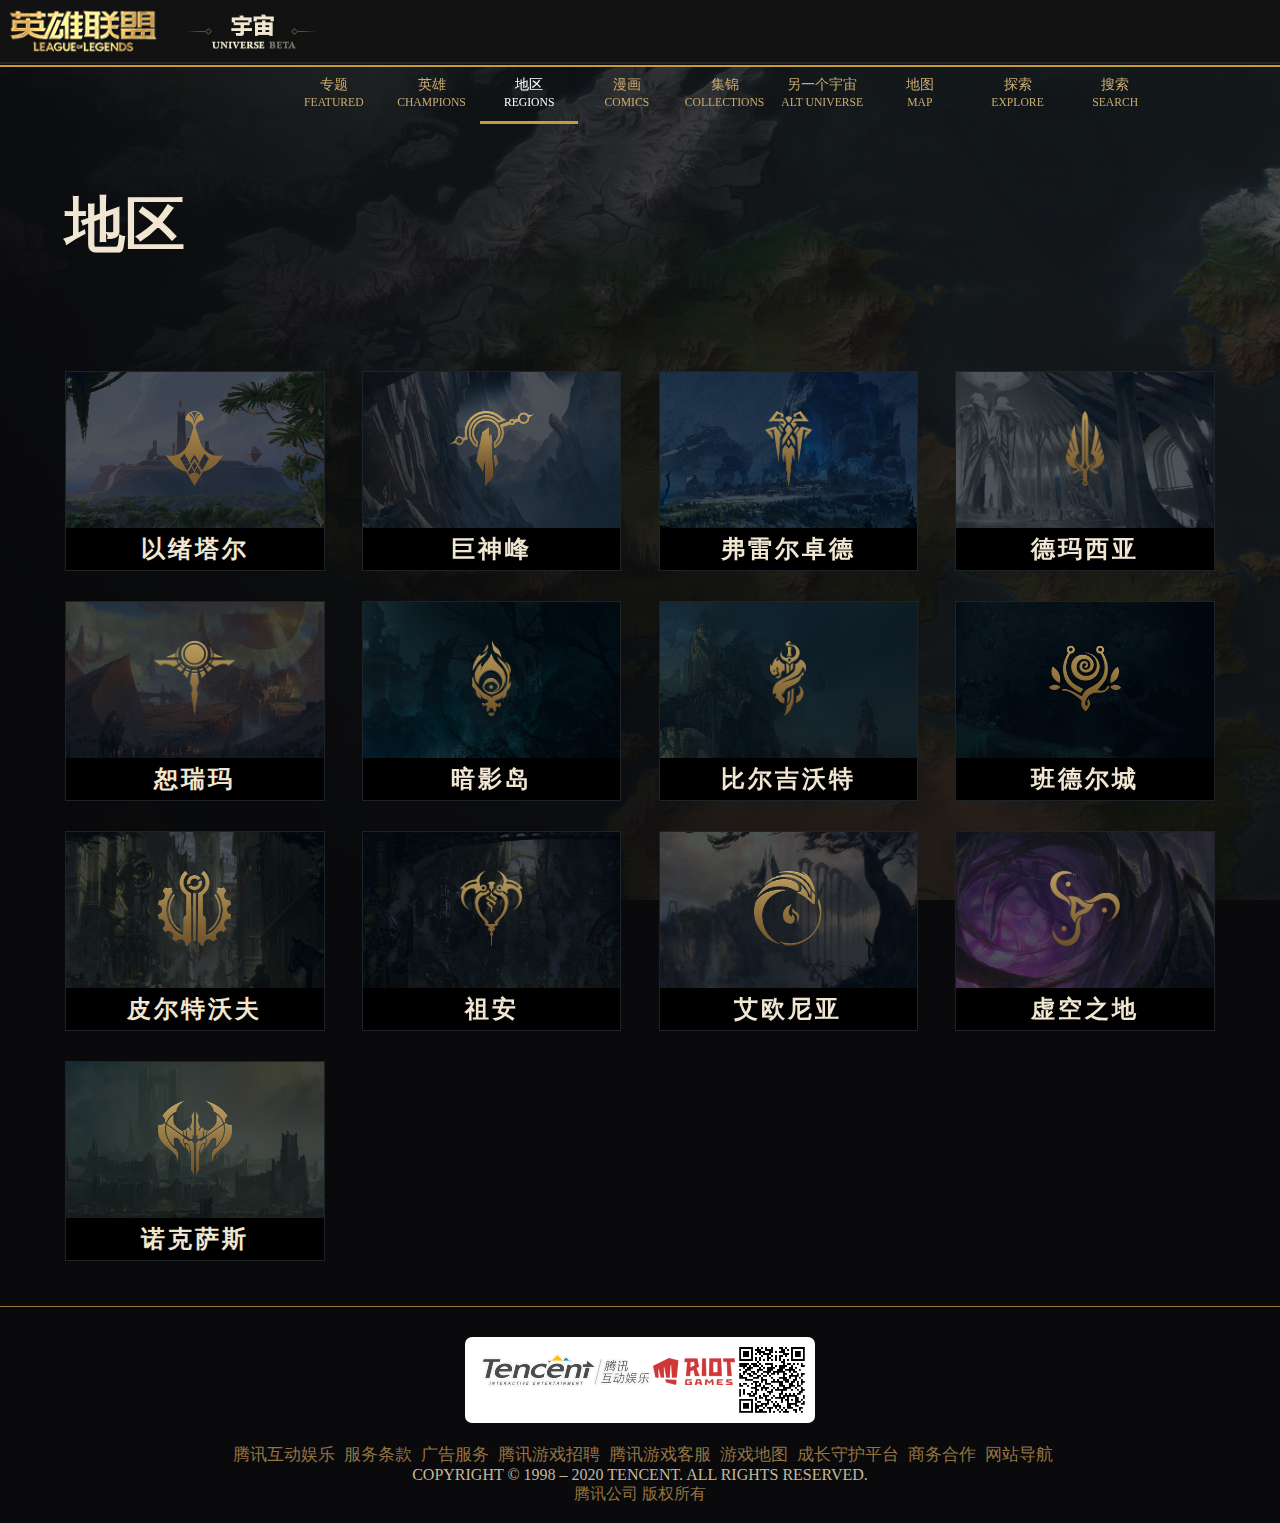
<file: universe-address.html>
<!DOCTYPE html>
<html lang="en">

<head>
    <meta charset="UTF-8">
    <meta http-equiv="X-UA-Compatible" content="IE=edge">
    <meta name="viewport" content="width=device-width, initial-scale=1.0">
    <title>地区 - 《英雄联盟宇宙》</title>

    <link rel="stylesheet" href="./css/universe-address.css">
    <link rel="stylesheet" href="./css/universe-common.css">

    <link rel="icon" href="./ico/icon-lol.ico" type="image/x-icon">
    <meta name="description" content="英雄联盟地图,英雄联盟地区,LOL背景故事地区">
    <!-- description 用于对网站的搜索关键词-->
    <meta name="keywords" content="英雄联盟地区,英雄联盟全地区,LOL全地区,LOL地区">
    <!-- keywords是页面关键词，是搜索引擎关注点之一 -->
</head>

<body>
    <div class="head-common">
        <div class="index-logo">
            <a href="./index.html">
                <img src="./img/logo.png" alt="英雄联盟首页">
            </a>
        </div>
        <div class="head-common-mid">
            <div class="head-logo">
                <img src="./img2/logo.jpg" alt="英雄联盟宇宙">
            </div>

            <div class="head-list-box">
                <a href="./universe.html" target="_blank" class="head-list-contents">
                    专题
                    <br>
                    <small>FEATURED</small>
                </a>

                <a href="./universe-role.html" class="head-list-contents">
                    英雄
                    <br>
                    <small>CHAMPIONS</small>
                </a>

                <a href="./universe-address.html" class="head-list-contents selected">
                    地区
                    <br>
                    <small>REGIONS</small>
                </a>

                <a href="#" class="head-list-contents">
                    漫画
                    <br>
                    <small>COMICS</small>
                </a>

                <a href="#" class="head-list-contents" id="hover1-on">
                    集锦
                    <br>
                    <small>COLLECTIONS</small>
                </a>

                <a href="#" class="head-list-contents" id="hover2-on">
                    另一个宇宙
                    <br>
                    <small>ALT UNIVERSE</small>
                </a>

                <a href="#" class="head-list-contents">
                    地图
                    <br>
                    <small>MAP</small>
                </a>

                <a href="#" class="head-list-contents">
                    探索
                    <br>
                    <small>EXPLORE</small>
                </a>

                <a href="#" class="head-list-contents" id="search">
                    搜索
                    <br>
                    <small>SEARCH</small>
                </a>
            </div>
        </div>
    </div>
    <div class="head-hover1" id="head-hover1-box">
        <div class="head-hover1-mid" id="head-hover1-mid">
            <a href="#">暗裔</a>
            <a href="#">瓦斯塔亚</a>
        </div>
    </div>
    <div class="head-hover1" id="head-hover2-box">
        <div class="head-hover2-mid" id="head-hover2-mid">
            <a href="./universe-star.html" target="_blank">星之守护者</a>
            <a href="#">奥德赛</a>
            <a href="#">K/DA</a>
        </div>
    </div>
    <div class="head-hover2" id="head-hover3-box">
        <div class="head-hover2-box">
            <div class="search-box">
                <img src="./img2/search.png" alt="">
                <input type="text" placeholder="搜索地区和英雄">
            </div>

            <div class="search-close" id="search-close">
                <span class="seaech-close-left"></span>
                <span class="seaech-close-right"></span>
            </div>
        </div>
    </div>

    <div class="big-bg"></div>
    <div class="box">
        <div class="h1">
            <h1>地区</h1>
        </div>

        <div class="contents">
            <a href="#" class="contents-list">
                <div class="bg"></div>
                <div class="cover"></div>
                <img src="./universe-address-img/address1-icon.png" class="img">
                <h3>以绪塔尔</h3>
            </a>

            <a href="#" class="contents-list">
                <div class="bg"></div>
                <div class="cover"></div>
                <img src="./universe-address-img/address1-icon.png" class="img">
                <h3>巨神峰</h3>
            </a>

            <a href="#" class="contents-list">
                <div class="bg"></div>
                <div class="cover"></div>
                <img src="./universe-address-img/address1-icon.png" class="img">
                <h3>弗雷尔卓德</h3>
            </a>

            <a href="#" class="contents-list">
                <div class="bg"></div>
                <div class="cover"></div>
                <img src="./universe-address-img/address1-icon.png" class="img">
                <h3>德玛西亚</h3>
            </a>

            <a href="#" class="contents-list">
                <div class="bg"></div>
                <div class="cover"></div>
                <img src="./universe-address-img/address1-icon.png" class="img">
                <h3>恕瑞玛</h3>
            </a>

            <a href="#" class="contents-list">
                <div class="bg"></div>
                <div class="cover"></div>
                <img src="./universe-address-img/address1-icon.png" class="img">
                <h3>暗影岛</h3>
            </a>

            <a href="#" class="contents-list">
                <div class="bg"></div>
                <div class="cover"></div>
                <img src="./universe-address-img/address1-icon.png" class="img">
                <h3>比尔吉沃特</h3>
            </a>

            <a href="#" class="contents-list">
                <div class="bg"></div>
                <div class="cover"></div>
                <img src="./universe-address-img/address1-icon.png" class="img">
                <h3>班德尔城</h3>
            </a>

            <a href="#" class="contents-list">
                <div class="bg"></div>
                <div class="cover"></div>
                <img src="./universe-address-img/address1-icon.png" class="img">
                <h3>皮尔特沃夫</h3>
            </a>

            <a href="#" class="contents-list">
                <div class="bg"></div>
                <div class="cover"></div>
                <img src="./universe-address-img/address1-icon.png" class="img">
                <h3>祖安</h3>
            </a>

            <a href="#" class="contents-list">
                <div class="bg"></div>
                <div class="cover"></div>
                <img src="./universe-address-img/address1-icon.png" class="img">
                <h3>艾欧尼亚</h3>
            </a>

            <a href="#" class="contents-list">
                <div class="bg"></div>
                <div class="cover"></div>
                <img src="./universe-address-img/address1-icon.png" class="img">
                <h3>虚空之地</h3>
            </a>

            <a href="#" class="contents-list">
                <div class="bg"></div>
                <div class="cover"></div>
                <img src="./universe-address-img/address1-icon.png" class="img">
                <h3>诺克萨斯</h3>
            </a>


        </div>
    </div>




    <div class="foot">
        <div class="foot-box">
            <div class="foot-img">
                <a href="#">
                    <img src="./img2/button-img.png" alt="">
                </a>
            </div>

            <div class="foot-text">
                <p>
                    <a href="#">腾讯互动娱乐</a>
                    <a href="#">服务条款</a>
                    <a href="#">广告服务</a>
                    <a href="#">腾讯游戏招聘</a>
                    <a href="#">腾讯游戏客服</a>
                    <a href="#">游戏地图</a>
                    <a href="#">成长守护平台</a>
                    <a href="#">商务合作</a>
                    <a href="#">网站导航</a>
                </p>
                <p>COPYRIGHT © 1998 – 2020 TENCENT. ALL RIGHTS RESERVED.</p>
                <p><a href="#">腾讯公司&nbsp;版权所有</a></p>
            </div>
        </div>
    </div>
</body>

<script src="./js/universe-common.js"></script>
<script src="./js/universe-address.js"></script>

</html>
</file>
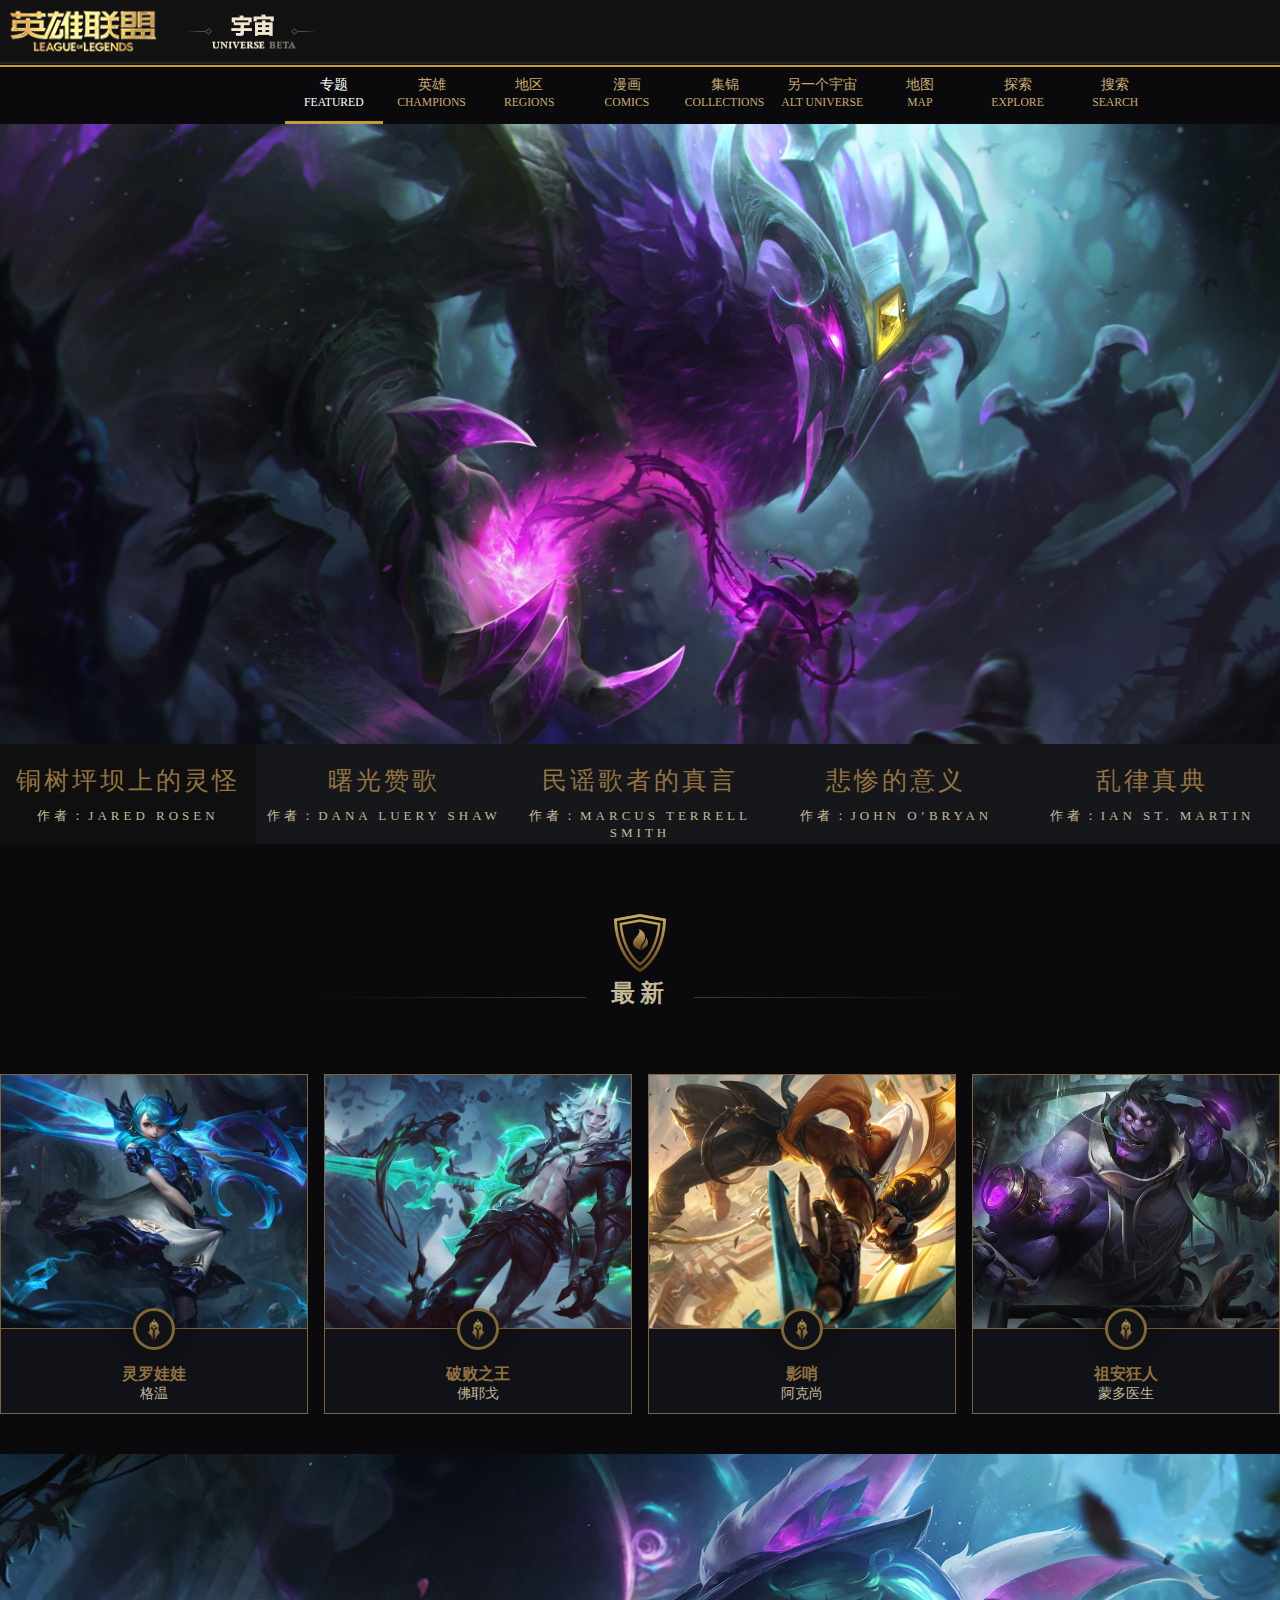
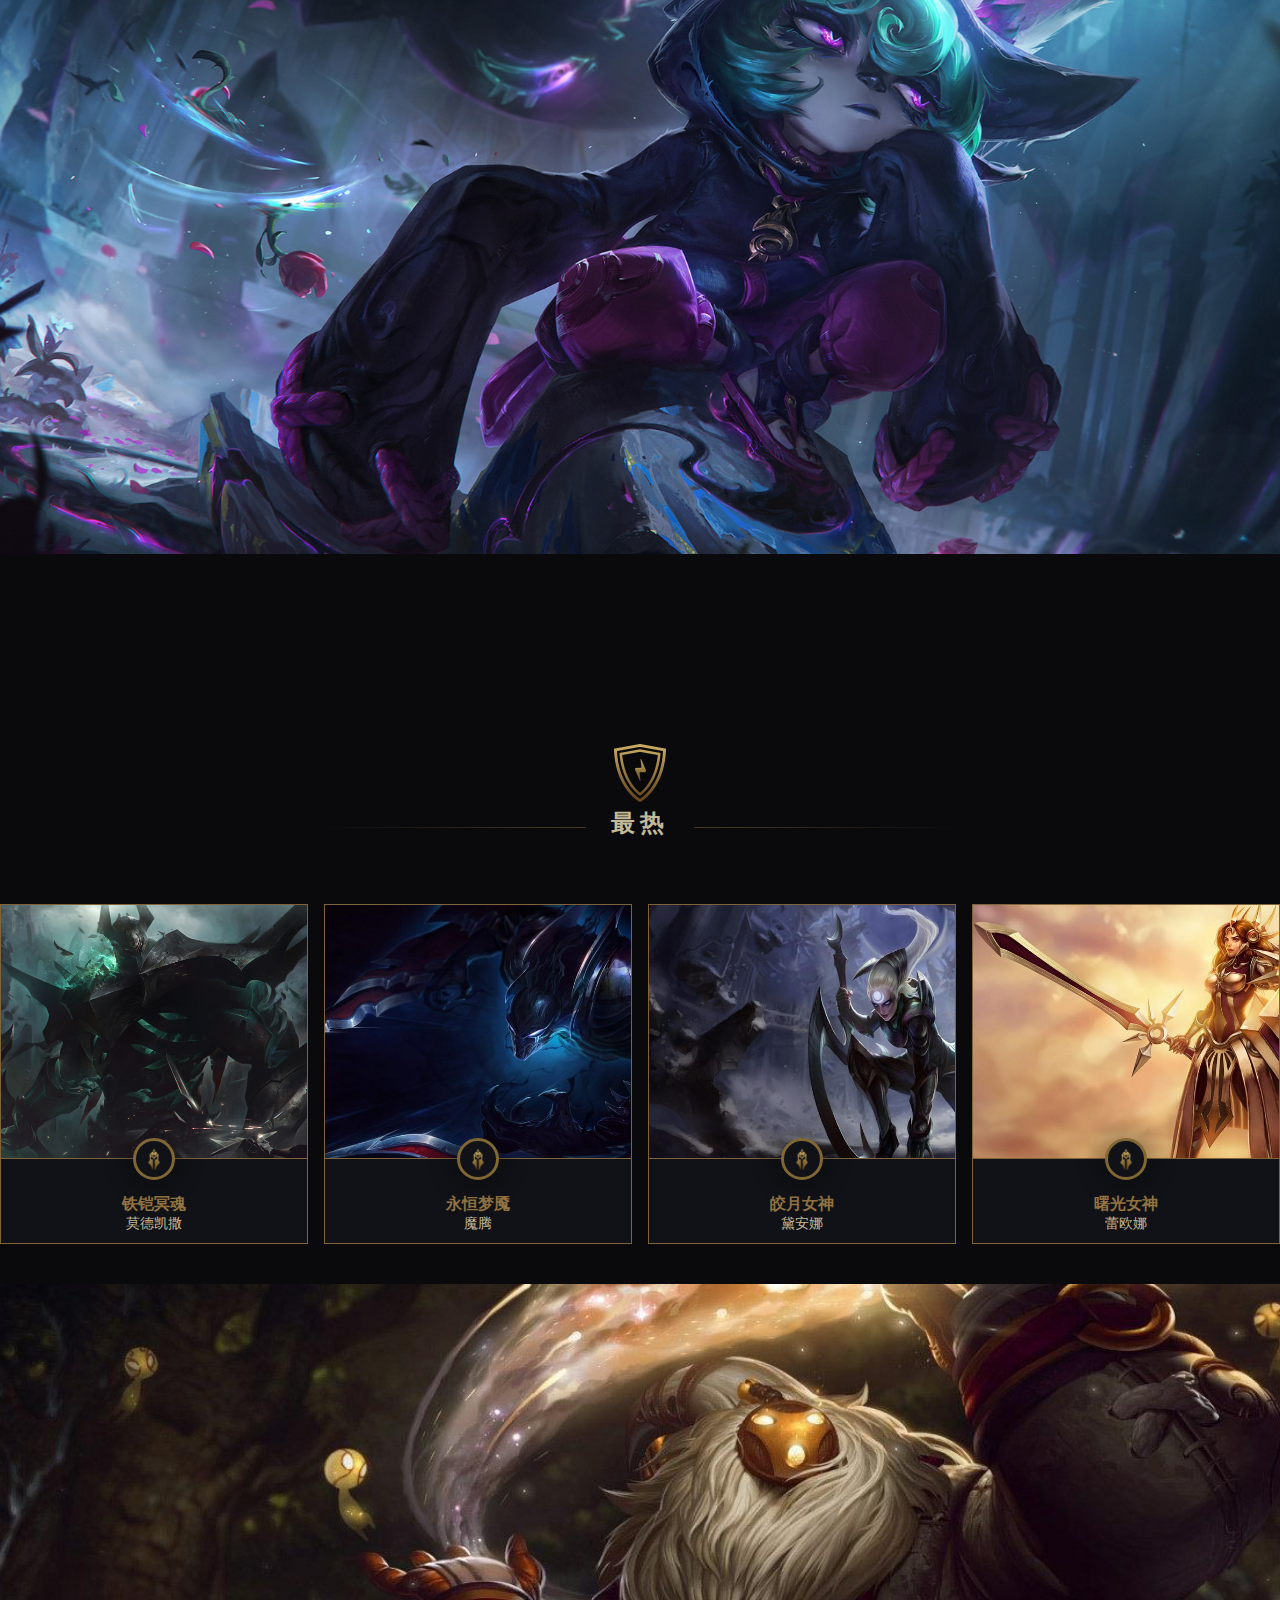
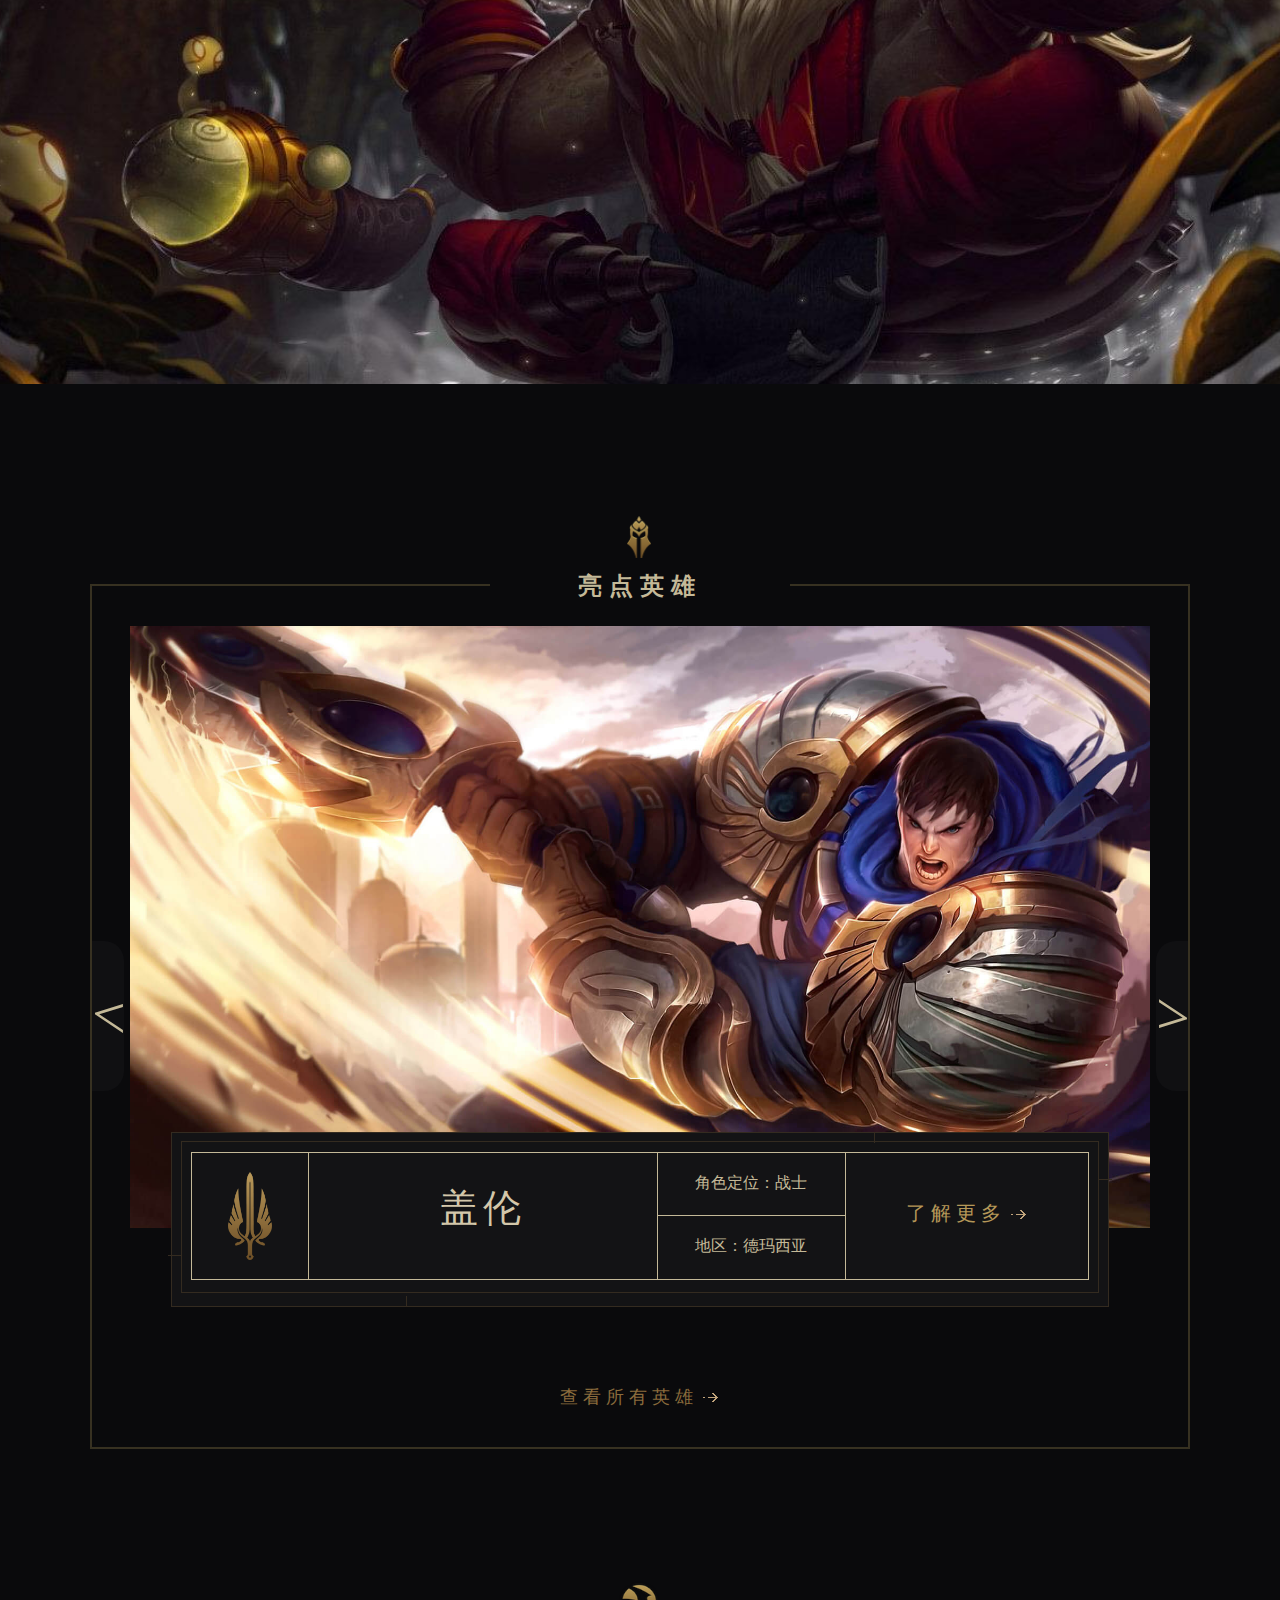
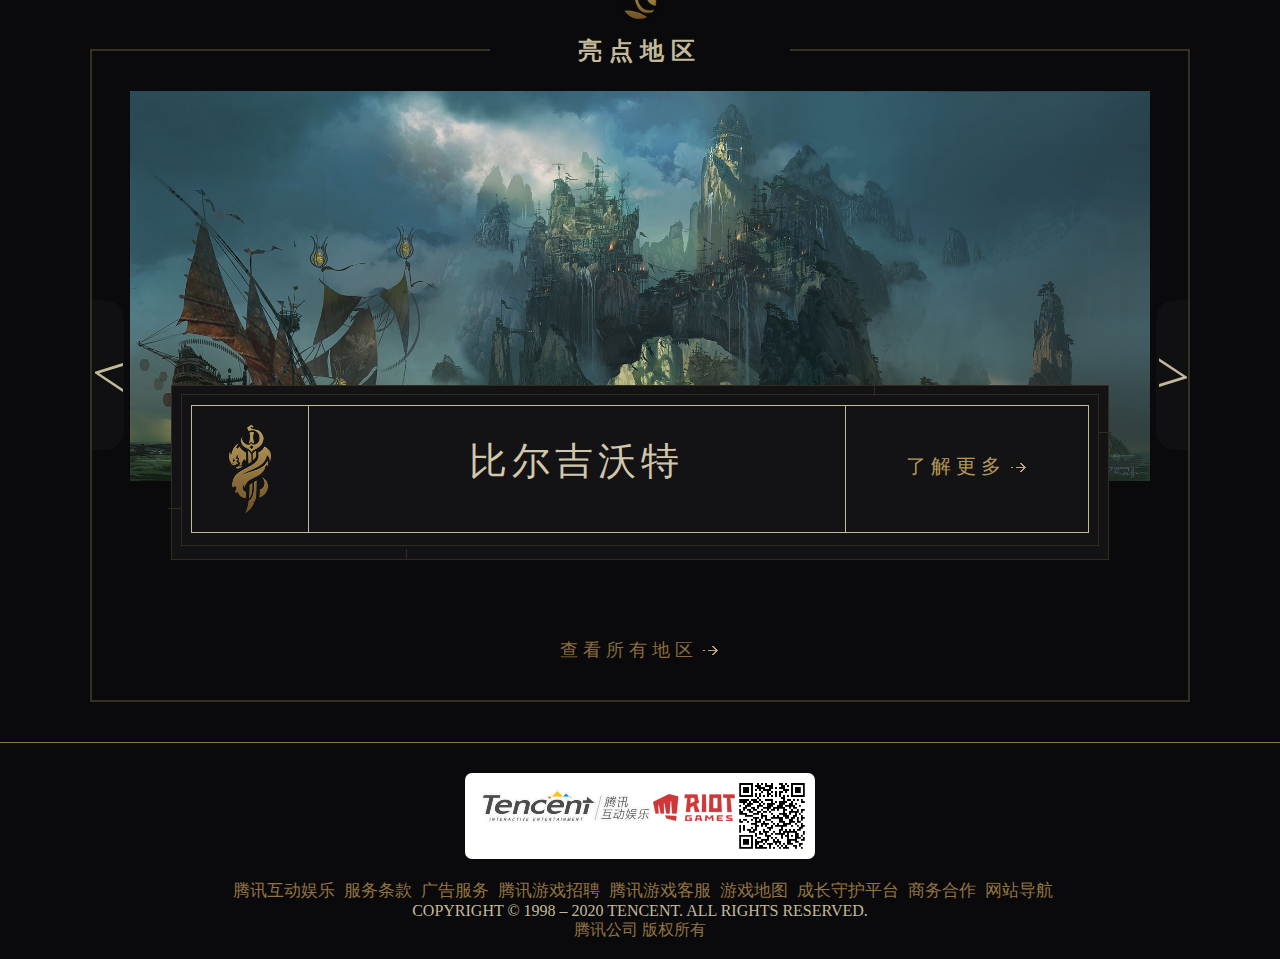
<file: universe.html>
<!DOCTYPE html>
<html lang="en">

<head>
    <meta charset="UTF-8">
    <meta http-equiv="X-UA-Compatible" content="IE=edge">
    <meta name="viewport" content="width=device-width, initial-scale=1.0">
    <title>《英雄联盟宇宙》</title>

    <link rel="stylesheet" href="./css/universe.css">
    <link rel="stylesheet" href="./css/universe-common.css">

    <link rel="icon" href="./ico/icon-lol.ico" type="image/x-icon">
    <meta name="description" content="英雄联盟宇宙,英雄联盟世界,LOL宇宙,英雄联盟背景">
    <!-- description 用于对网站的搜索关键词-->
    <meta name="keywords" content="英雄联盟世界观,英雄联盟世界,英雄联盟背景故事,英雄联盟背景">
    <!-- keywords是页面关键词，是搜索引擎关注点之一 -->
</head>

<body>

    <div class="head-common">
        <div class="index-logo">
            <a href="./index.html">
                <img src="./img/logo.png" alt="英雄联盟首页">
            </a>
        </div>
        <div class="head-common-mid">
            <div class="head-logo">
                <img src="./img2/logo.jpg" alt="英雄联盟宇宙">
            </div>

            <div class="head-list-box">
                <a href="./universe.html" class="head-list-contents selected">
                    专题
                    <br>
                    <small>FEATURED</small>
                </a>

                <a href="./universe-role.html" class="head-list-contents">
                    英雄
                    <br>
                    <small>CHAMPIONS</small>
                </a>

                <a href="./universe-address.html" class="head-list-contents">
                    地区
                    <br>
                    <small>REGIONS</small>
                </a>

                <a href="#" class="head-list-contents">
                    漫画
                    <br>
                    <small>COMICS</small>
                </a>

                <a href="#" class="head-list-contents" id="hover1-on">
                    集锦
                    <br>
                    <small>COLLECTIONS</small>
                </a>

                <a href="#" class="head-list-contents" id="hover2-on">
                    另一个宇宙
                    <br>
                    <small>ALT UNIVERSE</small>
                </a>

                <a href="#" class="head-list-contents">
                    地图
                    <br>
                    <small>MAP</small>
                </a>

                <a href="#" class="head-list-contents">
                    探索
                    <br>
                    <small>EXPLORE</small>
                </a>

                <a href="#" class="head-list-contents" id="search">
                    搜索
                    <br>
                    <small>SEARCH</small>
                </a>
            </div>
        </div>
    </div>

    <div class="head-hover1" id="head-hover1-box">
        <div class="head-hover1-mid" id="head-hover1-mid">
            <a href="#">暗裔</a>
            <a href="#">瓦斯塔亚</a>
        </div>
    </div>

    <div class="head-hover1" id="head-hover2-box">
        <div class="head-hover2-mid" id="head-hover2-mid">
            <a href="./universe-star.html" target="_blank">星之守护者</a>
            <a href="#">奥德赛</a>
            <a href="#">K/DA</a>
        </div>
    </div>

    <div class="head-hover2" id="head-hover3-box">
        <div class="head-hover2-box">
            <div class="search-box">
                <img src="./img2/search.png" alt="">
                <input type="text" placeholder="搜索地区和英雄">
            </div>

            <div class="search-close" id="search-close">
                <span class="seaech-close-left"></span>
                <span class="seaech-close-right"></span>
            </div>
        </div>
    </div>

    <div class="banner">
        <div class="banner-img-box">
            <a href="#">
                <img src="./img2/banner1.jpg" alt="" id="banner-img">
            </a>
        </div>

        <div class="banner-btn-box">
            <a href="#" class="banner-btn-box-list insetColor" data-banner="1">
                <p class="banner-btn-text2">铜树坪坝上的灵怪</p>
                <p class="banner-btn-text1">作者：Jared Rosen</p>
            </a>

            <a href="#" class="banner-btn-box-list" data-banner="2">
                <p class="banner-btn-text2">曙光赞歌</p>
                <p class="banner-btn-text1">作者：Dana Luery Shaw</p>
            </a>

            <a href="#" class="banner-btn-box-list" data-banner="3">
                <p class="banner-btn-text2">民谣歌者的真言</p>
                <p class="banner-btn-text1">作者：Marcus Terrell Smith</p>
            </a>

            <a href="#" class="banner-btn-box-list" data-banner="4">
                <p class="banner-btn-text2">悲惨的意义</p>
                <p class="banner-btn-text1">作者：John O’Bryan</p>
            </a>

            <a href="#" class="banner-btn-box-list" data-banner="5">
                <p class="banner-btn-text2">乱律真典</p>
                <p class="banner-btn-text1">作者：Ian St. Martin</p>
            </a>
        </div>
    </div>

    <div class="new-box">
        <div class="new-box-mid">
            <div class="new-box-title">
                <img src="./img2/title-1.png" alt="">
                <h1>
                    <span class="title-up"></span>
                    <span class="title-mid">最新</span>
                    <span class="title-sub"></span>
                </h1>
            </div>

            <div class="new-box-contents">
                <ul class="new-box-contents-ul">

                    <li class="new-box-contents-li">
                        <a href="#">
                            <div class="new-box-contents-img"></div>
                            <div class="new-box-contents-text">
                                <div class="new-box-contents-text1">
                                    <div class="new-box-contents-icon">
                                        <img src="./img2/icon-role.png" alt="">
                                    </div>
                                    <p class="p1">灵罗娃娃</p>
                                    <p class="p2">格温</p>
                                </div>
                                <div class="new-box-contents-text2">
                                    了解更多<i class="more"></i>
                                </div>
                            </div>
                        </a>
                    </li>

                    <li class="new-box-contents-li">
                        <a href="#">
                            <div class="new-box-contents-img img2"></div>
                            <div class="new-box-contents-text">
                                <div class="new-box-contents-text1">
                                    <div class="new-box-contents-icon">
                                        <img src="./img2/icon-role.png" alt="">
                                    </div>
                                    <p class="p1">破败之王</p>
                                    <p class="p2">佛耶戈</p>
                                </div>
                                <div class="new-box-contents-text2">
                                    了解更多<i class="more"></i>
                                </div>
                            </div>
                        </a>
                    </li>

                    <li class="new-box-contents-li">
                        <a href="#">
                            <div class="new-box-contents-img img3"></div>
                            <div class="new-box-contents-text">
                                <div class="new-box-contents-text1">
                                    <div class="new-box-contents-icon">
                                        <img src="./img2/icon-role.png" alt="">
                                    </div>
                                    <p class="p1">影哨</p>
                                    <p class="p2">阿克尚</p>
                                </div>
                                <div class="new-box-contents-text2">
                                    了解更多<i class="more"></i>
                                </div>
                            </div>
                        </a>
                    </li>

                    <li class="new-box-contents-li">
                        <a href="#">
                            <div class="new-box-contents-img img4"></div>
                            <div class="new-box-contents-text">
                                <div class="new-box-contents-text1">
                                    <div class="new-box-contents-icon">
                                        <img src="./img2/icon-role.png" alt="">
                                    </div>
                                    <p class="p1">祖安狂人</p>
                                    <p class="p2">蒙多医生</p>
                                </div>
                                <div class="new-box-contents-text2">
                                    了解更多<i class="more"></i>
                                </div>
                            </div>
                        </a>
                    </li>
                </ul>
            </div>

            <div class="new-big-img">
                <a href="#">
                    <img src="./img2/new1.jpg" alt="">
                </a>
                <div class="new-big-img-hover">
                    <p class="p1 new-big-img-hover-p1">愁云使者</p>
                    <p class="p2">薇古丝</p>
                    <p class="p2 new-big-img-hover-p2"><a href="#">了解更多<i class="more"></i></a></p>
                </div>
            </div>
        </div>
    </div>

    <div class="new-box">
        <div class="new-box-mid">
            <div class="new-box-title">
                <img src="./img2/title-2.png" alt="">
                <h1>
                    <span class="title-up"></span>
                    <span class="title-mid">最热</span>
                    <span class="title-sub"></span>
                </h1>
            </div>

            <div class="new-box-contents">
                <ul class="new-box-contents-ul">

                    <li class="new-box-contents-li">
                        <a href="#">
                            <div class="new-box-contents-img img6"></div>
                            <div class="new-box-contents-text">
                                <div class="new-box-contents-text1">
                                    <div class="new-box-contents-icon">
                                        <img src="./img2/icon-role.png" alt="">
                                    </div>
                                    <p class="p1">铁铠冥魂</p>
                                    <p class="p2">莫德凯撒</p>
                                </div>
                                <div class="new-box-contents-text2">
                                    了解更多 <i class="more"></i>
                                </div>
                            </div>
                        </a>
                    </li>

                    <li class="new-box-contents-li">
                        <a href="#">
                            <div class="new-box-contents-img img7"></div>
                            <div class="new-box-contents-text">
                                <div class="new-box-contents-text1">
                                    <div class="new-box-contents-icon">
                                        <img src="./img2/icon-role.png" alt="">
                                    </div>
                                    <p class="p1">永恒梦魇</p>
                                    <p class="p2">魔腾</p>
                                </div>
                                <div class="new-box-contents-text2">
                                    了解更多<i class="more"></i>
                                </div>
                            </div>
                        </a>
                    </li>

                    <li class="new-box-contents-li">
                        <a href="#">
                            <div class="new-box-contents-img img8"></div>
                            <div class="new-box-contents-text">
                                <div class="new-box-contents-text1">
                                    <div class="new-box-contents-icon">
                                        <img src="./img2/icon-role.png" alt="">
                                    </div>
                                    <p class="p1">皎月女神</p>
                                    <p class="p2">黛安娜</p>
                                </div>
                                <div class="new-box-contents-text2">
                                    了解更多<i class="more"></i>
                                </div>
                            </div>
                        </a>
                    </li>

                    <li class="new-box-contents-li">
                        <a href="#">
                            <div class="new-box-contents-img img9"></div>
                            <div class="new-box-contents-text">
                                <div class="new-box-contents-text1">
                                    <div class="new-box-contents-icon">
                                        <img src="./img2/icon-role.png" alt="">
                                    </div>
                                    <p class="p1">曙光女神</p>
                                    <p class="p2">蕾欧娜</p>
                                </div>
                                <div class="new-box-contents-text2">
                                    了解更多<i class="more"></i>
                                </div>
                            </div>
                        </a>
                    </li>
                </ul>
            </div>

            <div class="new-big-img">
                <a href="#">
                    <img src="./img2/new10.jpg" alt="">
                </a>
                <div class="new-big-img-hover">
                    <p class="p1 new-big-img-hover-p1">星界游神</p>
                    <p class="p2">巴德</p>
                    <p class="p2 new-big-img-hover-p2"><a href="#">了解更多<i class="more"></i></a></p>
                </div>
            </div>
        </div>
    </div>

    <div class="Area">
        <div class="Area-box">
            <div class="Area-box-title">
                <img src="./img2/icon-role.png" alt="">
                <h1>亮点英雄</h1>
            </div>

            <div class="btn-left" id="Area-left">
                <li> &lt;</li>
            </div>
            <div class="btn-right" id="Area-right">
                <li>&gt;</li>
            </div>

            <div class="Area-box-contents">
                <div class="Area-box-contents-img">
                    <img src="./img2/zone1.jpg" alt="" id="Area1-box-img1">
                </div>

                <div class="Area-box-contents-text">
                    <div class="Area-box-contents-text1">
                        <div class="Area-box-contents-main">
                            <div class="main-icon"><img src="./img2/zone1-icon.png" id="Area1-box-img2"></div>
                            <div class="main-name">盖伦</div>
                            <div class="main-faction">
                                <p>角色定位：<span id="faction1">战士</span></p>
                                <p>地区：<span id="faction2">德玛西亚</span></p>
                            </div>
                            <div class="main-more">了解更多<i class="more"></i></div>
                        </div>
                    </div>
                </div>
            </div>

            <div class="Area-more">
                <a href="./universe-role.html" target="_blank">
                    查看所有英雄<i class="more"></i>
                </a>
            </div>
        </div>
    </div>

    <div class="Area address">
        <div class="Area-box">
            <div class="Area-box-title address-title">
                <img src="./img2/icon-address.png" alt="">
                <h1>亮点地区</h1>
            </div>

            <div class="btn-left" id="address-left">
                <li> &lt;</li>
            </div>
            <div class="btn-right" id="address-right">
                <li>&gt;</li>
            </div>

            <div class="Area-box-contents">
                <div class="Area-box-contents-img">
                    <img src="./img2/address1.jpg" id="address-img1">
                </div>

                <div class="Area-box-contents-text">
                    <div class="Area-box-contents-text1">
                        <div class="Area-box-contents-main">
                            <div class="main-icon">
                                <img src="./img2/address1-icon.png" id="address-img2">
                            </div>
                            <div class="main-name Area2-main1" id="address-text">比尔吉沃特</div>
                            <div class="main-more">了解更多<i class="more"></i></div>
                        </div>
                    </div>
                </div>
            </div>

            <div class="Area-more">
                <a href="./universe-address.html" target="_blank">
                    查看所有地区<i class="more"></i>
                </a>
            </div>
        </div>
    </div>

    <div class="foot">
        <div class="foot-box">
            <div class="foot-img">
                <a href="#">
                    <img src="./img2/button-img.png" alt="">
                </a>
            </div>

            <div class="foot-text">
                <p>
                    <a href="#">腾讯互动娱乐</a>
                    <a href="#">服务条款</a>
                    <a href="#">广告服务</a>
                    <a href="#">腾讯游戏招聘</a>
                    <a href="#">腾讯游戏客服</a>
                    <a href="#">游戏地图</a>
                    <a href="#">成长守护平台</a>
                    <a href="#">商务合作</a>
                    <a href="#">网站导航</a>
                </p>
                <p>COPYRIGHT © 1998 – 2020 TENCENT. ALL RIGHTS RESERVED.</p>
                <p><a href="#">腾讯公司&nbsp;版权所有</a></p>
            </div>
        </div>
    </div>


</body>
<script src="./js/universe.js"></script>
<script src="./js/universe-common.js"></script>

</html>
</file>
<file: css/universe-address.css>
.box{
    max-width: 1600px;
    padding: 30px 50px;
    margin: 0 auto;
    position: relative;

}

.big-bg{
    position: fixed;
    left: 0px;
    top: 0px;
    opacity: .4;
    width: 100%;
    height: 100%;
    background: url(../universe-address-img/big-bg.png) no-repeat;
    background-position: top;
    z-index: -1;
}

.h1{
    padding: 15px;
}

.h1 h1{
    font-weight: 800;
    font-size: 60px;
    color: #f0e6d2;
    line-height: 1.2;
    padding: 80px 0;
}


.contents{
    width: 100%;
    display: flex;
    flex-wrap: wrap;
    /* 规定弹性盒子在必要的时候换行 此属性仅对弹性盒子有效 */
    justify-content: space-between;
}

.contents-list{
    display: block;
    height: 200px;
    width: 22%;
    margin: 15px;
    position: relative;
    border: 1px solid #1e2328;
}
.bg{
    width: 100%;
    height: 100%;
    position: absolute;
    margin: 0px;
    padding: 0px;
    top: 0;
    left: 0;
    /* background: url(../universe-address-img/address1.jpg) no-repeat; */
    background-size: cover;
    background-position: 100% 100%;
}
.cover{
    position: absolute;
    top: 0;
    left: 0;
    width: 100%;
    height: 100%;
    opacity: 0.7;
    background-color: #010a13;
    transition: all .3s ease-in;
}

.contents-list h3{
    position: absolute;
    bottom: 0px;
    width: 100%;
    padding: 5px;
    font-size: 24px;
    font-weight: 700;
    text-transform: uppercase;
    color: #f0e6d2;
    background: #000;
    text-align: center;
    z-index: 9999;
    letter-spacing: 3px;
}

.contents-list img{
    transition: all .4s ease-in;
    position: absolute;
    top: 0;
    left: 0;
    bottom: 45px;
    right: 0;
    height: 75px;
    margin: auto;
    opacity: 1;
}
.contents-list:hover{
    border: 1px solid #c89b3c;
}
.contents-list:hover .cover{
    opacity: 0;
}
.contents-list:hover .img{
    opacity: 0;
}
</file>
<file: css/universe-common.css>
*{
    padding: 0;
    margin: 0;
    box-sizing: border-box;
}
li{
    list-style: none;
}
a{
    text-decoration: none;
}
.clearfix::after{
    content: "";
    display: block;
    clear: both;
    height: 0;
    width: 0;
    visibility: hidden;
}
.clearfix{*z-index: 1;}
/* 兼容IE6 清除浮动的写法 */

body{
    background-color: #0a0a0c;
}
::-webkit-scrollbar {
    width: 0px;
    height: 0px;
}

.head-common{
    height: 64px;
    border-bottom: 2px solid #262626;
    background: #121212;
    text-align: center;
    position: relative;
    z-index: 9990;
}
.index-logo{
    position: relative;
    height: 100%;
    width: 173px;
    float: left;
}
.index-logo img{
    display: block;
    height: 100%;
    width: 100%;
    transition: all 0.2s ease-in;
}
.index-logo img:hover{
    filter: brightness(1.2);
}

.head-common-mid{
    height: 100%;
    width: 1050px;
    margin: 0px auto;
    position: relative;
    z-index: 9990;
}
.head-logo{
    width: 160px;
    height: 100%;
    position: relative;
    float: left;
}
.head-logo img{
    width: 100%;
    height: 100%;
    display: block;
}


.head-list-box{
    position: relative;
    height: 100%;
    width: 880px;
    float: right;
    
}
.head-list-contents{
    display: block;
    width: 11.1%;
    height: 100%;
    float: left;
}
.head-list-contents{
    font-size: 14px;
    color: #c9aa71;
    padding: 14px 0 10px;
    transition: all 0.1s ease;
}

.head-list-contents.selected{
    color: #fff;
    border-bottom: 3px solid #c79a3c;
}
.head-list-contents:hover{
    color: #fff;
    border-bottom: 3px solid #c79a3c;
}



.head-hover1{
    position: absolute;
    width: 100%;
    height: 64px;
    border-bottom: 2px solid #262626;
    background-color: #121212;
    z-index: 999;
    transform: translateY(-64px);
    transition: all 0.3s ease-in;
}
.head-hover1-mid{
    width: 160px;
    height: 100%;
    margin: 0px auto;
    
    z-index: 2;
}
.head-hover1-mid a{
    display: block;
    float: left;
    height: 100%;
    width: 50%;
    line-height: 64px;
    color: #c79a3c;
    transition: all 0.3s ease-in;
    text-align: center;
}
.head-hover1-mid a:hover{
color: #F1E6D0;
}



.head-hover2-mid{
    width: 300px;
    height: 100%;
    margin: 0px auto;
    z-index: 999;
}
.head-hover2-mid a{
    display: block;
    float: left;
    height: 100%;
    width: 30%;
    line-height: 64px;
    color: #c79a3c;
    transition: all 0.3s ease-in;
    text-align: center;
}
.head-hover2-mid a:hover{
color: #F1E6D0;
}


.head-hover2{
    width: 100%;
    border-bottom: 2px solid #c79a3c;
    position: absolute;
    top: -100px;
    z-index: 988;
    background-color: #0C0C0E;
    min-height: 50px;
    transition: all 0.3s ease;
}
.head-hover2-box{
    width: 100%;
    height: 100%;
    position: relative;
}

.search-box{
    width: 60%;
    height: 100%;
    text-align: left;
    margin: 0px auto;
    padding: 20px;
}
.search-box img{
    vertical-align: middle;
}
.search-box input{
    color: rgb(147, 115, 65);
    width: 93%;
    border: 0px;
    background-color: #121212;
    padding: 20px;
    outline: none;
    font-size: 20px;
    letter-spacing: 3px;
    font-weight: 800;
}
.search-box ::-webkit-input-placeholder{
    opacity: 0.3;
}

.search-close{
    width: 60px;
    height: 60%;
    position: absolute;
    right: 20px;
    top: 0px;
    margin: 22px;
    cursor: pointer;
}
.search-close:hover .seaech-close-left{
    background-color: #C4B998;
}
.search-close:hover .seaech-close-right{
    background-color: #C4B998;
}

.seaech-close-left,.seaech-close-right{
    display: block;
    width: 100%;
    height: 1px;
    position: absolute;
    background: #c79a3c;
    top: 50%;
    transition: all 0.2s ease;
}
.seaech-close-left{
transform: rotate(45deg);
}
.seaech-close-right{
transform: rotate(-45deg);
}


.foot{
    width: 100%;
    height: auto;
    border-top: 1.5px solid #937341;
    position: relative;
    z-index: 99999;
    background-color: #0a0a0c;
}
.foot-box{
    width: 90%;
    height: 100%;
    text-align: center;
    margin: 0px auto;
}
.foot-img{
    width: 350px;
    height: 86px;
    margin: 0px auto;
    background:white;
    border-radius: 7px;
    margin-top: 30px;
}
.foot-img img{
    padding: 10px;
}
.foot-text{
    width: 100%;
    height: 80px;
    margin-top: 20px;
}
.foot-text a{
    transition: all 0.2s ease;
    color: #937341;
}
.foot-text p:nth-child(1) a{
    font-size: 17px;
    padding-left: 5px;
}
.foot-text p:nth-child(1) a:hover{
    color: #c4b998;
}
.foot-text p:nth-child(2){
    color: #c4b998;
    font-size: 16px;
}
.foot-text p:nth-child(3) a:hover{
    color: #c4b998;
}
</file>
<file: css/universe.css>
.banner{
    width: 100%;
    height: auto;
    max-height: 905px;
    position: relative;
    overflow: hidden;
}

.banner-img-box{
    width: 100%;
    height: 100%;
    position: relative;
}

.banner-img-box img{
    width: 100%;
    height: 100%;
    display: block;
}



.banner-btn-box{
    position: absolute;
    width: 100%;
    height: 100px;
    z-index: 333;
    bottom: 0px;
    display: flex;
    justify-content: space-evenly;
}

.banner-btn-box-list{
    display: block;
    width: 20%;
    height: 100%;
    overflow: hidden;
    background-color: #16171b ;
    transition: all 0.2s ease;
}
.banner-btn-box-list:hover{
filter: brightness(1.2);
}
.insetColor{
background-color: #0f0f0f;
}


.banner-btn-text1{
    color: #c4b998;
    font-size: 13px;
    letter-spacing: 4px;
    text-align: center;
    text-transform: uppercase;
    margin-top: 10px;
    /* 小写变大写 */
}

.banner-btn-text2{
    color: #937341;
    font-size: 25px;
    letter-spacing: 3px;
    text-align: center;
    margin-top: 20px;
}







.new-box{
    width: 100%;
    height: 1360px;
    position: relative;
    margin-top: 70px;
}
.new-box-mid{
    max-width: 1330px;
    margin: 0px auto;
    margin-top: 50px;
    position: relative;
}

.new-box-title{
    width: 100%;
    height: 110px;
    position: relative;
}
.new-box-title img{
    display: block;
    position: relative;
    left: 50%;
    margin-left: -26px;
}
.new-box-title h1{
    width: 100%;
    height: 50px;
    position: relative;
}

.title-mid{
    display: inline-block;
    text-align: center;
    width: 100%;
    color: #c4b998;
    font-size: 24px;
    letter-spacing: 5px;
}
.title-up{
    display: inline-block;
    position: absolute;
    width: 279px;
    height: 1px; 
    top: 50%;
    left: 24%;
    background: url(../img2/title-bor.png);
    transform: rotate(180deg);
}
.title-sub{
    display: inline-block;
    position: absolute;
    width: 279px;
    height: 1px; 
    top: 50%;
    right: 24%;
    background: url(../img2/title-bor.png);
    transform: rotate(0deg);
}



.new-box-contents{
    width: 100%;
    height: 1130px;
    position: relative;
}

.new-box-contents-ul{
    width: 100%;
    height: 100%;
    position: relative;
    display: flex;
    justify-content: space-between;
}
.new-box-contents-li{
    position: relative;
    height: 340px;
    width: 308px;
    border: 1px solid #7e633b;
    transition: all 0.2s ease;
    overflow: hidden;
    float: left;
    margin-top: 50px;
}
.new-box-contents-li:hover{
    transform: translateY(-3%);
}
.new-box-contents-img{
    position: absolute;
    top: 0px;
    width: 100%;
    height: 80%;
    background: url(../img2/new5.jpg) no-repeat;
    background-position: 50% 21.1827%;
    background-size:cover;
}
.img2{
    background: url(../img2/new2.jpg) no-repeat;
    background-position: 50% 21.1827%;
    background-size:cover;
}
.img3{
    background: url(../img2/new3.jpg) no-repeat;
    background-position: 50% 21.1827%;
    background-size:cover;
}
.img4{
    background: url(../img2/new4.jpg) no-repeat;
    background-position: 50% 21.1827%;
    background-size:cover;
}


.img6{
    background: url(../img2/new6.jpg) no-repeat;
    background-position: 50% 21.1827%;
    background-size:cover;
}
.img7{
    background: url(../img2/new7.jpg) no-repeat;
    background-position: 50% 21.1827%;
    background-size:cover;
}
.img8{
    background: url(../img2/new8.jpg) no-repeat;
    background-position: 50% 21.1827%;
    background-size:cover;
}
.img9{
    background: url(../img2/new9.jpg) no-repeat;
    background-position: 50% 21.1827%;
    background-size:cover;
}



.new-box-contents-text{
    width: 100%;
    height: 160px;
    position: absolute;
    bottom: -75px;
    color: white;
    text-align: center;
    background-color: #101217;
    border-top: 1px solid #7e633b;
    transition: all 0.3s ease;
    
}
.new-box-contents-li:hover .new-box-contents-text{
    bottom: 0px;
}

.new-box-contents-text1{
    height: 60%;
    padding-top: 35px;
}
.new-box-contents-text2{
    height: 40%;
    line-height: 60px;
    border: 1px solid ;
    color: #7e633b;
    transition: all 0.2s ease;
}
.new-box-contents-text2:hover .more{
    animation: more 1s ease infinite;
}
.new-box-contents-text2:hover{
    color: #937341;
}
.p1{
    font-size: 16px;
    color: #937341;
    font-weight: bolder;
}
.p2{
    font-size: 14px;
    color: #c4b998;
}

.new-box-contents-icon{
    position: absolute;
    left: 50%;
    top: -21px;
    margin-left: -21px;
    z-index: 44;
    height: 42px;
    width: 42px;
    border: 3px solid #806734;
    border-radius: 50%;
    box-shadow: 0 0 20px 12px rgba(0,0,0,.2);
    background-color: #101217;
}
.new-box-contents-icon img{
    max-height: 21px;
    max-width: 21px;
    position: absolute;
    left: 50%;
    top: 50%;
    display: block;
    margin-left: -6px;
    margin-top: -10px;
}



.new-big-img{
    width: 100%;
    height: 700px;
    position: absolute;
    bottom: 0px;
    float: left;
    overflow:hidden;
}
.new-big-img img{
    display: block;
    width: 100%;
    height: 100%;
    transform: scale(1.1);
    transition: all 0.3s ease;
}
.new-big-img-hover{
    position: absolute;
    bottom: 0px;
    width: 100%;
    height: 150px;
    background: url(../img/top_bl.png);
    text-align: center;
    border-top: 2px solid #7e633b;
    transition: all 0.3s ease;
    transform: translateY(155px);
}
.new-big-img:hover .new-big-img-hover{
transform: translateY(0px);
}
.new-big-img:hover img{
transform: scale(1);
}

.p1.new-big-img-hover-p1{
    margin-top: 50px;
}
.p2.new-big-img-hover-p2{
    margin-top: 20px;
}
.p2.new-big-img-hover-p2 a{
    color: #c4b998;
}

.new-big-img-hover-p2:hover .more{
    animation: more 1s ease infinite;
}








.Area{
    width: 100%;
    height: auto;
    position: relative;
    margin-top: 80px;
}

.Area-box{
    width: 86%;
    height: 85%;
    border: 2.5px solid #373121;
    margin: 40px auto;
    position: relative;
}

.Area-box-title{
    width: 300px;
    height: 100px;
    left: 50%;
    margin-left: -150px;
    top: -50px;
    position: absolute;
    background: #0a0a0c;
}
.Area-box-title img{
    max-width: 42px;
    max-height: 42px;
    position: absolute;
    left: 50%;
    top: -20px;
    margin-left: -13px;
}
.Area-box-title h1{
    text-align: center;
    color: #c4b998;
    font-size: 24px;
    letter-spacing: 7px;
    line-height: 100px;
}

.btn-left,.btn-right{
    width: 3%;
    height: 150px;
    font-size: 60px;
    font-weight: lighter;
    position: absolute;
    top: 50%;
    margin-top: -75px;
    color: #c4b998;
    text-align: center;
    line-height: 150px;
    cursor: pointer;
    background: rgba(19, 19, 21,.7);
    transition: all 0.2s ease-out;
}
.btn-left:hover{
    background: rgba(19, 19, 21, 0.9);
    color: white;
    
}
.btn-right:hover{
    background: rgba(19, 19, 21,.9);
    color: rgb(224, 224, 224);
}

.btn-left li{
transform: skewY(10deg);
}
.btn-right li{
transform: skewY(370deg);
}
.btn-left{
    left: 0px;
    border-top-right-radius: 20px;
    border-bottom-right-radius: 20px;
}
.btn-right{
    right: 0px;
    border-top-left-radius: 20px;
    border-bottom-left-radius: 20px;
}



.Area-box-contents{
    width: 93%;
    height:auto;
    position: relative;
    margin: 40px auto;
    cursor: pointer;
    z-index: 4411;
}


.Area-box-contents-img{
    height: 100%;
    width: 100%;
    overflow: hidden;
}
.Area-box-contents-img img{
    width: 100%;
    height: 100%;
    transition: all 0.4s ease;
    transform: scale(1);
}
.Area-box-contents:hover .Area-box-contents-img img{
    transform: scale(1.1);
}



.Area-box-contents-text{
    height: 175px;
    width: 92%;
    position: relative;
    top: -100px;
    background: #131315;
    border: 1px solid #342b20;
    margin: 0 auto;
    z-index: 999999;
}
.Area-box-contents-text::before,.Area-box-contents-text::after{
    content: "";
    position: absolute;
    height: 10px;
    width: 1px;
    background: #342b20;
    z-index: 33;
}
.Area-box-contents-text::before{
    left: 75%;
    top: 0px;
}
.Area-box-contents-text::after{
    left: 25%;
    bottom: 0px;
}

.Area-box-contents-text1{
    width: 98%;
    height: 88%;
    position: relative;
    margin: 8px auto;
    border: 1px solid #342b20;
    z-index: 34;
}
.Area-box-contents-text1::before,.Area-box-contents-text1::after{
    content: "";
    position: absolute;
    height: 1px;
    width: 14px;
    background: #342b20;
}
.Area-box-contents-text1::before{
    left: -14px;
    top: 75%;
}
.Area-box-contents-text1::after{
    right: -14px;
    top: 25%;
}


.Area-box-contents-main{
    width: 98%;
    height: 85%;
    border: 1px solid #c4b998;
    position: relative;
    margin: 10px auto;
    z-index: 35;
}

.main-icon,.main-name,.main-faction,.main-more{
    float: left;
    height: 100%;
    border-right: 1px solid #c4b998;
}

.main-icon{
    width: 13%;
    display: flex;
}
.main-icon img{
    height: auto;
    margin: auto;
    max-height: 70%;
    width: auto;
}

.main-name{
    width: 39%;
    text-align: center;
    font-weight: 400;
    font-size: 38px;
    color: #d3c7aa;
    line-height: 110px;
    letter-spacing: 5px;
}

.main-faction{
    width: 21%;
    text-align: center;
}
.main-faction p{
    height: 50%;
    width: 100%;
    border-bottom: 1px solid #c4b998;
    line-height: 60px;
    color: #c4b998;
    float: left;
}
.main-faction p:nth-child(2){
    border-bottom: 0px;
}
.main-more{
    border-right: 0px;
    width: 27%;
    text-align: center;
    font-size: 20px;
    color: #b59758;
    line-height: 120px;
    letter-spacing: 5px;
    transition: all 0.2s ease;
}
.main-more:hover{
    color: #c4b998;
}

.more{
    margin-left: 4px;
    background: url(../img/index-bg3.png) no-repeat;
    display: inline-block;
    width: 18px;
    height: 11px;
    background-position: -361px -98px;
}
.main-more:hover .more{
animation: more 1s ease infinite;
}


/* 更多图标 */
@keyframes more {
    0%{
        transform: translateX(0px);
    }
    20%{
        transform: translateX(5px);
    }
    40%{
        transform: translateX(0px);
    }
    60%{
        transform: translateX(5px);
    }
    100%{
      transform: translateX(0px);
    }
}


.Area-more{
    width: 100%;
    position: absolute;
    bottom: 0px;
    height: 100px;
    text-align: center;
    line-height: 100px;
    font-size: 18px;
    font-weight: lighter;
    letter-spacing: 5px;
    z-index: 99999;
    cursor: pointer;
    
}
.Area-more:hover .more{
    animation: more 1s ease infinite;
}
.Area-more a{
color: #8a6c3c;
transition: all 0.2s ease;
}
.Area-more:hover a{
    color: #d3c7aa;
}


.Area2-main1{
    width: 60%;
}
.address-title img{
    margin-left: -21px;
}
.address{
    margin-top: 200px;
}
#address-img1{
    width: 100%;
    height: 100%;

}
</file>
